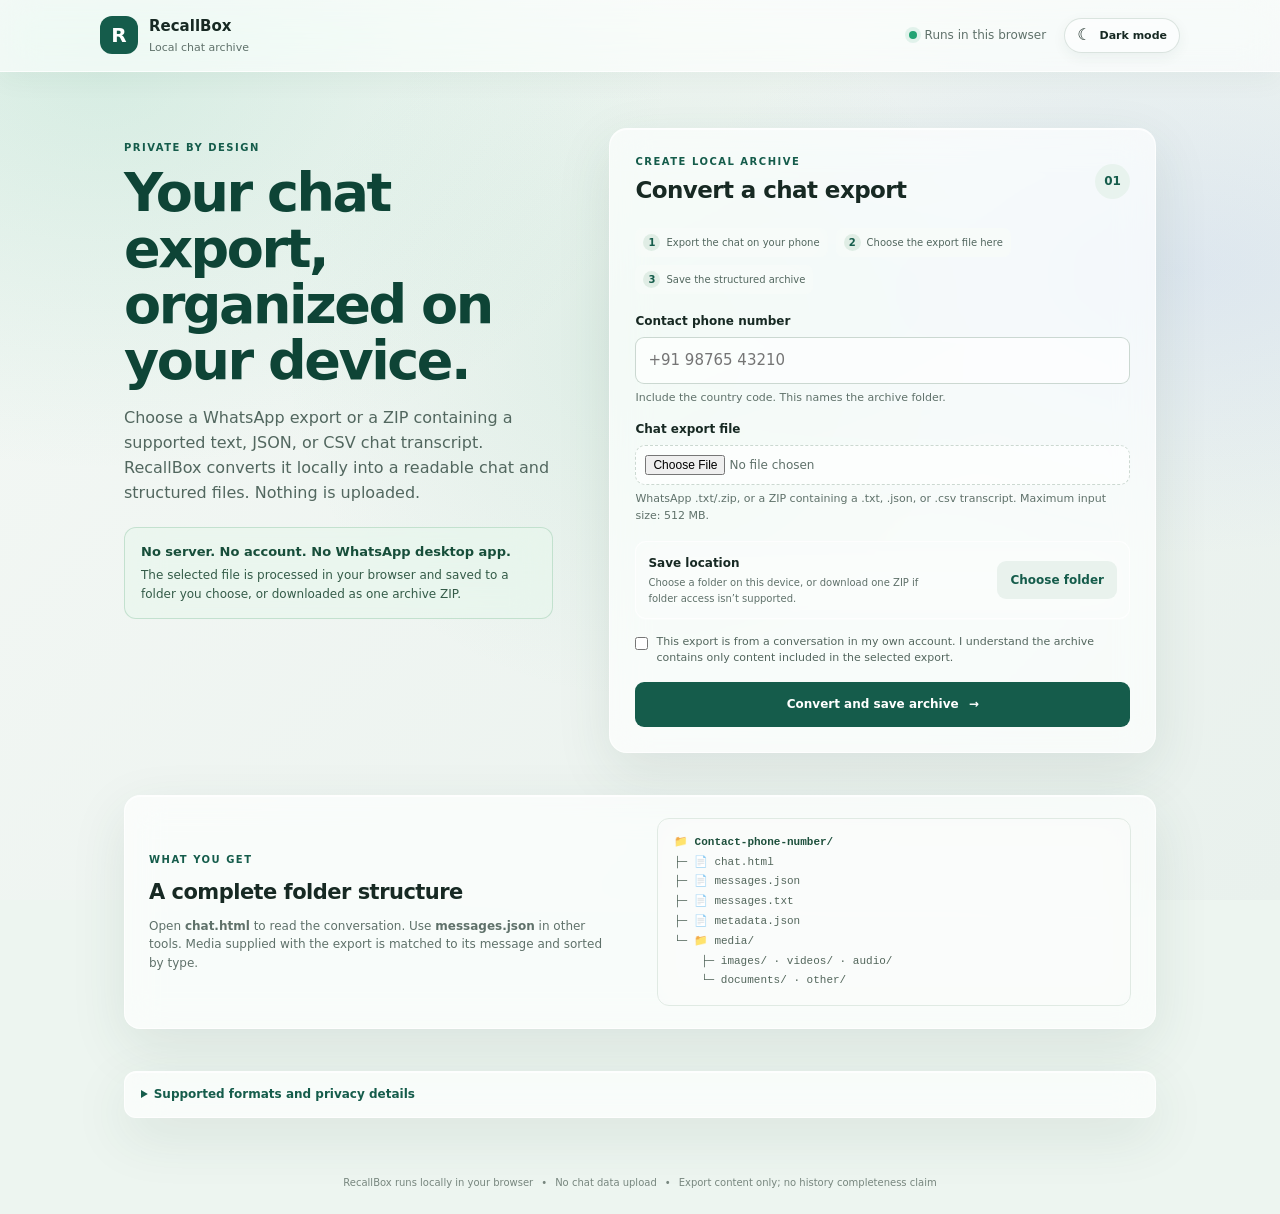
<file: index.html>
<!doctype html>
<html lang="en">
<head>
  <meta charset="utf-8">
  <meta name="viewport" content="width=device-width, initial-scale=1">
  <meta name="theme-color" content="#155c4b">
  <meta name="description" content="Convert WhatsApp chat exports into a structured archive on your device.">
  <title>RecallBox — Local Chat Export Converter</title>
  <script>try{const saved=localStorage.getItem('recallbox-theme');document.documentElement.dataset.theme=saved||(matchMedia('(prefers-color-scheme: dark)').matches?'dark':'light')}catch{document.documentElement.dataset.theme='light'}</script>
  <link rel="stylesheet" href="styles.css">
</head>
<body>
  <header class="topbar">
    <a class="brand" href="./" aria-label="RecallBox home"><span class="brand-mark">R</span><span><b>RecallBox</b><small>Local chat archive</small></span></a>
    <div class="header-actions"><div class="privacy-state"><span class="privacy-dot"></span>Runs in this browser</div><button id="themeToggle" class="theme-toggle" type="button" aria-label="Switch to dark mode" aria-pressed="false"><span class="theme-icon" aria-hidden="true">☾</span><span class="theme-label">Dark mode</span></button></div>
  </header>

  <main class="shell">
    <section class="intro">
      <p class="eyebrow">PRIVATE BY DESIGN</p>
      <h1>Your chat export,<br>organized on your device.</h1>
      <p class="lead">Choose a WhatsApp export or a ZIP containing a supported text, JSON, or CSV chat transcript. RecallBox converts it locally into a readable chat and structured files. Nothing is uploaded.</p>
      <div class="privacy-note"><b>No server. No account. No WhatsApp desktop app.</b><span>The selected file is processed in your browser and saved to a folder you choose, or downloaded as one archive ZIP.</span></div>
    </section>

    <section class="card converter-card" aria-labelledby="convertTitle">
      <div class="card-heading"><div><p class="eyebrow">CREATE LOCAL ARCHIVE</p><h2 id="convertTitle">Convert a chat export</h2></div><span class="step">01</span></div>

      <div class="steps" aria-label="How to prepare your export">
        <span><i>1</i> Export the chat on your phone</span>
        <span><i>2</i> Choose the export file here</span>
        <span><i>3</i> Save the structured archive</span>
      </div>

      <form id="convertForm">
        <label for="contact">Contact phone number</label>
        <input id="contact" name="contact" type="tel" autocomplete="tel" placeholder="+91 98765 43210" required>
        <p class="hint">Include the country code. This names the archive folder.</p>

        <label for="exportFile">Chat export file</label>
        <input id="exportFile" name="exportFile" type="file" accept=".txt,.zip,.json,.csv,text/plain,application/zip,application/json,text/csv" required>
        <p id="fileName" class="hint file-hint">WhatsApp .txt/.zip, or a ZIP containing a .txt, .json, or .csv transcript. Maximum input size: 512 MB.</p>

        <div class="destination-box">
          <div><b>Save location</b><span id="destinationHint">Choose a folder on this device, or download one ZIP if folder access isn’t supported.</span></div>
          <button id="chooseFolder" class="button secondary" type="button">Choose folder</button>
        </div>
        <p id="folderName" class="folder-name" hidden></p>

        <label class="confirm"><input id="ownChat" type="checkbox" required><span>This export is from a conversation in my own account. I understand the archive contains only content included in the selected export.</span></label>
        <button id="convertButton" class="button primary" type="submit">Convert and save archive <span aria-hidden="true">→</span></button>
      </form>

      <div id="progressPanel" class="progress-panel" hidden aria-live="polite">
        <div class="progress-copy"><b id="progressTitle">Preparing export…</b><span id="progressDetail"></span></div>
        <div class="progress-track"><span id="progressBar"></span></div>
      </div>
      <div id="errorPanel" class="error" role="alert" hidden></div>
      <div id="resultPanel" class="result-panel" hidden aria-live="polite">
        <div class="result-check">✓</div>
        <div><h3 id="resultTitle">Archive saved</h3><p id="resultLocation"></p><div class="result-files"><span>chat.html</span><span>messages.json</span><span>messages.txt</span><span>metadata.json</span><span>media folders</span></div></div>
      </div>
    </section>

    <section class="outputs" aria-labelledby="outputsTitle">
      <div><p class="eyebrow">WHAT YOU GET</p><h2 id="outputsTitle">A complete folder structure</h2><p>Open <b>chat.html</b> to read the conversation. Use <b>messages.json</b> in other tools. Media supplied with the export is matched to its message and sorted by type.</p></div>
      <div class="folder-preview" aria-label="Archive folder structure">
        <div class="tree-line root-line">📁 Contact-phone-number/</div>
        <div class="tree-line">├─ 📄 chat.html</div><div class="tree-line">├─ 📄 messages.json</div><div class="tree-line">├─ 📄 messages.txt</div><div class="tree-line">├─ 📄 metadata.json</div><div class="tree-line">└─ 📁 media/</div><div class="tree-line indent">├─ images/ · videos/ · audio/</div><div class="tree-line indent">└─ documents/ · other/</div>
      </div>
    </section>

    <details class="format-help">
      <summary>Supported formats and privacy details</summary>
      <div class="details-content">
        <p><b>WhatsApp:</b> Android/iPhone text exports and ZIP exports with media. A ZIP may contain a chat transcript and its attachments.</p>
        <p><b>Other chat exports:</b> UTF-8 text transcripts with timestamped lines, JSON arrays or objects with a <code>messages</code> list, and CSV files with timestamp/date, sender/author, and message/text columns. A ZIP must include one of these transcript formats. Unsupported files are rejected; arbitrary ZIP contents are not guessed.</p>
        <p><b>Local processing:</b> the parser and ZIP library are included with this site. Your selected file is never sent to a server. The browser asks before writing to a selected folder. If direct folder writing is unavailable, RecallBox downloads one ZIP containing the same folder structure.</p>
        <p><b>Limits:</b> exports can omit older messages or media. Ambiguous dates are kept as original text and not guessed. RecallBox reports omitted attachments and parsing warnings in <code>metadata.json</code>.</p>
      </div>
    </details>
  </main>

  <footer><span>RecallBox runs locally in your browser</span><span>•</span><span>No chat data upload</span><span>•</span><span>Export content only; no history completeness claim</span></footer>
  <script src="vendor/jszip.min.js"></script>
  <script src="converter.js"></script>
  <script src="app.js"></script>
</body>
</html>
</file>
<file: styles.css>
:root{color-scheme:light;--ink:#172923;--muted:#5f716a;--green:#155c4b;--green-dark:#0e4436;--mint:#e5f1eb;--line:#d9e5df;--paper:#fff;--bg:#f3f7f4;--gold:#fff3cf;--red:#9a3933}*{box-sizing:border-box}body{margin:0;background:var(--bg);color:var(--ink);font:15px/1.55 Inter,ui-sans-serif,system-ui,-apple-system,"Segoe UI",sans-serif}.topbar{height:72px;background:#fff;border-bottom:1px solid var(--line);display:flex;align-items:center;justify-content:space-between;padding:0 max(calc((100vw - 1080px)/2),24px)}.brand{display:flex;align-items:center;gap:11px;color:inherit;text-decoration:none}.brand-mark{display:grid;place-items:center;width:38px;height:38px;border-radius:12px;background:var(--green);color:#fff;font-size:20px;font-weight:800}.brand b,.brand small{display:block}.brand b{font-size:15px}.brand small{font-size:11px;color:var(--muted)}.privacy-state{display:flex;gap:8px;align-items:center;color:var(--muted);font-size:12px}.privacy-dot{width:8px;height:8px;border-radius:50%;background:#22a373;box-shadow:0 0 0 4px #22a3731b}.shell{width:min(1080px,100%);margin:0 auto;padding:56px 24px 40px;display:grid;grid-template-columns:minmax(0,.88fr) minmax(420px,1.12fr);gap:42px 56px;align-items:start}.intro{padding-top:12px}.eyebrow{margin:0 0 9px;color:var(--green);font-size:10px;font-weight:800;letter-spacing:.15em}.intro h1{margin:0 0 17px;color:var(--green-dark);font-size:clamp(38px,5vw,54px);line-height:1.04;letter-spacing:-.045em}.lead{margin:0 0 22px;max-width:440px;color:#52675f;font-size:16px}.privacy-note{display:grid;gap:4px;padding:14px 16px;border:1px solid #d6e7dc;border-radius:12px;background:#eaf4ed;color:#345b48;font-size:12px}.privacy-note b{color:#174e3a;font-size:13px}.card{background:var(--paper);border:1px solid var(--line);border-radius:18px;padding:25px;box-shadow:0 12px 38px #1b3b2c0a}.card-heading{display:flex;align-items:center;justify-content:space-between;gap:14px}.card-heading h2,.outputs h2{margin:0;font-size:23px;letter-spacing:-.025em}.card-heading .eyebrow{margin-bottom:3px}.step{display:grid;place-items:center;width:35px;height:35px;border-radius:50%;background:var(--mint);color:var(--green);font-size:12px;font-weight:800}.steps{display:flex;flex-wrap:wrap;gap:8px;margin:20px 0 18px}.steps span{display:flex;align-items:center;gap:6px;padding:6px 8px;border-radius:8px;background:#f4f8f5;color:#52675f;font-size:10px}.steps i{display:grid;place-items:center;width:17px;height:17px;border-radius:50%;background:#dcebe2;color:var(--green);font-size:10px;font-style:normal;font-weight:800}form{margin:0}label{display:block;margin:14px 0 6px;font-size:12px;font-weight:750}input[type=text],input[type=tel]{width:100%;min-width:0;border:1px solid #cad9d1;border-radius:9px;background:#fff;color:var(--ink);font:inherit;padding:11px 12px;outline:none}input:focus{border-color:var(--green);box-shadow:0 0 0 3px #155c4b19}input[type=file]{display:block;width:100%;border:1px dashed #b8cbc0;border-radius:10px;background:#f9fbf9;padding:9px;color:var(--muted);font:inherit;font-size:12px}.hint{margin:5px 0 10px;color:var(--muted);font-size:11px}.file-hint{margin-bottom:12px}.destination-box{display:flex;align-items:center;justify-content:space-between;gap:14px;margin-top:17px;padding:12px;border:1px solid var(--line);border-radius:11px;background:#fbfcfb}.destination-box b,.destination-box span{display:block}.destination-box b{font-size:12px}.destination-box span{margin-top:3px;color:var(--muted);font-size:10px;max-width:270px}.folder-name{margin:7px 0 0;color:var(--green);font-size:11px;font-weight:700}.button{border:0;border-radius:9px;padding:10px 13px;font:inherit;font-size:12px;font-weight:750;cursor:pointer;transition:background .15s,transform .15s}.button:hover{transform:translateY(-1px)}.button:disabled{opacity:.55;cursor:wait;transform:none}.secondary{flex:none;background:#e9f2ed;color:var(--green)}.primary{display:flex;width:100%;align-items:center;justify-content:center;gap:10px;margin-top:16px;background:var(--green);color:#fff;padding:13px}.primary:hover{background:var(--green-dark)}.confirm{display:flex;align-items:flex-start;gap:8px;margin-top:15px;color:#53665e;font-size:11px;font-weight:500;line-height:1.45}.confirm input{margin:3px 0 0;accent-color:var(--green)}.progress-panel{margin-top:16px;padding:13px;border-radius:10px;background:#f4f8f5}.progress-copy{display:flex;justify-content:space-between;gap:10px;font-size:11px}.progress-copy span{color:var(--muted);text-align:right}.progress-track{height:6px;margin-top:9px;border-radius:20px;background:#dfe9e3;overflow:hidden}.progress-track span{display:block;width:0;height:100%;border-radius:inherit;background:#27a474;transition:width .2s}.error{margin-top:13px;padding:11px 12px;border:1px solid #efd0ca;border-radius:9px;background:#fff0ed;color:var(--red);font-size:12px}.result-panel{display:flex;gap:12px;margin-top:15px;padding:13px;border:1px solid #cde3d5;border-radius:11px;background:#eff8f1}.result-check{display:grid;place-items:center;flex:none;width:24px;height:24px;border-radius:50%;background:#d2ecdc;color:#157247;font-weight:800}.result-panel h3{margin:0;color:#17603d;font-size:14px}.result-panel p{margin:3px 0 9px;color:#50655a;font-size:11px;overflow-wrap:anywhere}.result-files{display:flex;flex-wrap:wrap;gap:5px}.result-files span{padding:4px 7px;border-radius:6px;background:#fff;color:#4f6257;font-size:9px}.outputs{grid-column:1/-1;display:grid;grid-template-columns:1fr 1fr;align-items:center;gap:34px;padding:22px 24px;border:1px solid var(--line);border-radius:16px;background:#fff}.outputs h2{font-size:21px}.outputs p:last-child{max-width:470px;margin:8px 0 0;color:var(--muted);font-size:12px}.folder-preview{padding:14px 16px;border:1px solid #e0eae3;border-radius:12px;background:#f8faf8;color:#52665b;font:11px/1.8 ui-monospace,SFMono-Regular,Consolas,monospace}.tree-line{white-space:nowrap}.root-line{color:#1d503c;font-weight:700}.indent{padding-left:27px}.format-help{grid-column:1/-1;border:1px solid var(--line);border-radius:12px;background:#fff}.format-help summary{padding:13px 16px;color:#395d4b;font-size:12px;font-weight:700;cursor:pointer}.details-content{padding:0 16px 12px;color:var(--muted);font-size:11px}.details-content p{margin:9px 0}.details-content b{color:var(--ink)}.details-content code{padding:2px 4px;border-radius:4px;background:#f0f5f1;color:#315c48}footer{display:flex;flex-wrap:wrap;justify-content:center;gap:8px;padding:17px 18px 24px;color:#78877f;font-size:10px;text-align:center}[hidden]{display:none!important}@media(max-width:820px){.shell{grid-template-columns:1fr;gap:25px;padding:36px 18px 28px}.intro{padding:0}.intro h1{font-size:42px}.lead{max-width:650px}.outputs{grid-column:auto;grid-template-columns:1fr;gap:18px}.format-help{grid-column:auto}.card{padding:21px}}@media(max-width:520px){.topbar{height:62px;padding:0 16px}.shell{padding:28px 14px 24px}.intro h1{font-size:37px}.card{padding:17px}.card-heading h2{font-size:20px}.steps{display:grid;grid-template-columns:1fr}.destination-box{align-items:flex-start;flex-direction:column}.destination-box span{max-width:none}.destination-box button{width:100%}.outputs{padding:18px 16px}.folder-preview{overflow-x:auto;font-size:10px}footer{font-size:9px}}

/* Theme-aware glass surfaces */
:root{--bg:#edf5f0;--paper:rgba(255,255,255,.68);--line:rgba(255,255,255,.72);--ink:#172923;--muted:#5f716a;--green:#155c4b;--green-dark:#0e4436;--mint:rgba(229,241,235,.78);color-scheme:light}
html{min-height:100%;background:#edf5f0;transition:background-color .25s,color .25s}
body{min-height:100vh;background:radial-gradient(ellipse at 8% 8%,rgba(92,190,150,.19),transparent 34%),radial-gradient(ellipse at 92% 30%,rgba(139,164,232,.16),transparent 32%),linear-gradient(135deg,#f4f8f5,#e9f1ed);background-attachment:fixed}
.topbar,.card,.outputs,.format-help,.privacy-note,.destination-box,.steps span,.progress-panel,.folder-preview{backdrop-filter:blur(18px) saturate(145%);-webkit-backdrop-filter:blur(18px) saturate(145%)}
.topbar{position:sticky;top:0;z-index:5;background:rgba(255,255,255,.62);border-color:rgba(255,255,255,.75);box-shadow:0 8px 28px rgba(24,65,45,.045)}
.header-actions{display:flex;align-items:center;gap:18px}.theme-toggle{display:inline-flex;align-items:center;gap:8px;border:1px solid rgba(103,136,118,.22);border-radius:999px;background:rgba(255,255,255,.52);color:var(--ink);padding:8px 12px;font:inherit;font-size:11px;font-weight:700;cursor:pointer;box-shadow:0 4px 14px rgba(24,65,45,.06);transition:transform .18s,background .2s,border-color .2s}.theme-toggle:hover{transform:translateY(-1px);background:rgba(255,255,255,.82)}.theme-toggle:focus-visible{outline:3px solid rgba(35,151,105,.38);outline-offset:2px}.theme-icon{font-size:16px;line-height:1}
.card,.outputs,.format-help{background:var(--paper);border-color:var(--line);box-shadow:0 18px 55px rgba(38,78,58,.1),inset 0 1px rgba(255,255,255,.75)}
.privacy-note{background:rgba(232,246,237,.65);border-color:rgba(171,211,188,.62)}.steps span{background:rgba(246,250,247,.65)}.steps i{background:rgba(220,235,226,.85)}input[type=text],input[type=tel],input[type=file]{background:rgba(255,255,255,.62);border-color:rgba(151,176,161,.48)}.destination-box,.progress-panel{background:rgba(248,251,249,.52)}.folder-preview{background:rgba(248,250,248,.58)}.format-help summary{color:var(--green)}
:root[data-theme="dark"]{color-scheme:dark;--bg:#0b1315;--paper:rgba(20,31,33,.68);--line:rgba(177,207,195,.14);--ink:#e7f0ec;--muted:#a0b2ab;--green:#66d2a4;--green-dark:#9ce4c2;--mint:rgba(37,62,53,.82)}
html[data-theme="dark"]{background:#0b1315}
:root[data-theme="dark"] body{background:radial-gradient(ellipse at 10% 10%,rgba(26,131,92,.2),transparent 36%),radial-gradient(ellipse at 88% 32%,rgba(74,83,154,.2),transparent 34%),linear-gradient(135deg,#0b1315,#111c20);background-attachment:fixed}
:root[data-theme="dark"] .topbar{background:rgba(14,23,25,.7);border-color:rgba(177,207,195,.12);box-shadow:0 8px 30px rgba(0,0,0,.18)}
:root[data-theme="dark"] .theme-toggle{background:rgba(34,49,49,.65);border-color:rgba(177,207,195,.18);color:#e7f0ec}:root[data-theme="dark"] .theme-toggle:hover{background:rgba(46,66,64,.82)}
:root[data-theme="dark"] .brand-mark{background:#28775b}:root[data-theme="dark"] .privacy-dot{background:#51d69a;box-shadow:0 0 0 4px #51d69a24}
:root[data-theme="dark"] .intro h1{color:#d9f6e7}:root[data-theme="dark"] .eyebrow,:root[data-theme="dark"] .folder-name{color:#75d9ac}:root[data-theme="dark"] .lead{color:#b3c3bc}
:root[data-theme="dark"] .card,:root[data-theme="dark"] .outputs,:root[data-theme="dark"] .format-help{box-shadow:0 22px 60px rgba(0,0,0,.25),inset 0 1px rgba(221,248,235,.08)}
:root[data-theme="dark"] .privacy-note{background:rgba(33,60,48,.62);border-color:rgba(114,184,143,.22);color:#b8d7c4}:root[data-theme="dark"] .privacy-note b{color:#a5e6c1}
:root[data-theme="dark"] .steps span{background:rgba(37,51,51,.64);color:#b2c2bc}:root[data-theme="dark"] .steps i{background:rgba(57,85,70,.85);color:#a9ebc7}:root[data-theme="dark"] .step{background:rgba(44,74,61,.8);color:#92e2b8}
:root[data-theme="dark"] input[type=text],:root[data-theme="dark"] input[type=tel],:root[data-theme="dark"] input[type=file]{background:rgba(10,19,21,.56);border-color:rgba(165,198,182,.23);color:#e7f0ec}:root[data-theme="dark"] input::placeholder{color:#82958d}:root[data-theme="dark"] input:focus{border-color:#63c99c;box-shadow:0 0 0 3px #58c89428}:root[data-theme="dark"] input[type=file]{border-color:rgba(165,198,182,.3)}
:root[data-theme="dark"] .destination-box,:root[data-theme="dark"] .progress-panel,:root[data-theme="dark"] .folder-preview{background:rgba(13,23,24,.47);border-color:rgba(177,207,195,.14)}:root[data-theme="dark"] .secondary{background:rgba(55,92,73,.75);color:#b7efce}:root[data-theme="dark"] .confirm{color:#aabbb4}
:root[data-theme="dark"] .progress-track{background:rgba(118,149,131,.28)}:root[data-theme="dark"] .error{background:rgba(104,39,38,.35);border-color:rgba(222,123,112,.28);color:#ffaaa0}:root[data-theme="dark"] .result-panel{background:rgba(29,76,52,.34);border-color:rgba(94,191,131,.26)}:root[data-theme="dark"] .result-check{background:rgba(61,130,88,.52);color:#9ce7b8}:root[data-theme="dark"] .result-panel h3{color:#a8e9bd}:root[data-theme="dark"] .result-panel p{color:#b5c9bd}:root[data-theme="dark"] .result-files span{background:rgba(229,246,235,.1);color:#c6d9ce}
:root[data-theme="dark"] .folder-preview{color:#bdcdc4}:root[data-theme="dark"] .root-line{color:#a8e8c2}:root[data-theme="dark"] .format-help summary{color:#c6edda}:root[data-theme="dark"] .details-content b{color:#e5f0e9}:root[data-theme="dark"] .details-content code{background:rgba(112,162,130,.2);color:#bde8cd}:root[data-theme="dark"] footer{color:#899b93}
@media(max-width:520px){.header-actions{gap:9px}.privacy-state{font-size:0;gap:0}.privacy-dot{width:9px;height:9px}.theme-toggle{padding:8px 10px}}
@media(prefers-reduced-motion:reduce){*,*::before,*::after{scroll-behavior:auto!important;transition:none!important}}
.card,.outputs,.format-help{position:relative;transform-style:preserve-3d;transition:transform .22s ease,box-shadow .22s ease}
.card::after,.outputs::after,.format-help::after{content:"";position:absolute;inset:0;border-radius:inherit;pointer-events:none;opacity:0;background:radial-gradient(360px circle at var(--pointer-x,50%) var(--pointer-y,50%),rgba(255,255,255,.34),transparent 74%);transition:opacity .2s ease}
.pointer-active{transform:perspective(900px) rotateX(var(--tilt-x,0deg)) rotateY(var(--tilt-y,0deg)) scale(1.012);box-shadow:0 24px 64px rgba(38,78,58,.16),inset 0 1px rgba(255,255,255,.78)}
.pointer-active::after{opacity:1}
:root[data-theme="dark"] .card::after,:root[data-theme="dark"] .outputs::after,:root[data-theme="dark"] .format-help::after{background:radial-gradient(360px circle at var(--pointer-x,50%) var(--pointer-y,50%),rgba(146,227,187,.12),transparent 74%)}
:root[data-theme="dark"] .pointer-active{box-shadow:0 27px 70px rgba(0,0,0,.34),inset 0 1px rgba(221,248,235,.1)}
@media(hover:none),(prefers-reduced-motion:reduce){.card,.outputs,.format-help{transform:none!important}.card::after,.outputs::after,.format-help::after{display:none}}
body{background-image:radial-gradient(460px circle at var(--cursor-x,50vw) var(--cursor-y,38vh),rgba(82,178,134,.11),transparent 78%),radial-gradient(ellipse at 8% 8%,rgba(92,190,150,.19),transparent 34%),radial-gradient(ellipse at 92% 30%,rgba(139,164,232,.16),transparent 32%),linear-gradient(135deg,#f4f8f5,#e9f1ed)}
:root[data-theme="dark"] body{background-image:radial-gradient(520px circle at var(--cursor-x,50vw) var(--cursor-y,38vh),rgba(83,199,145,.11),transparent 78%),radial-gradient(ellipse at 10% 10%,rgba(26,131,92,.2),transparent 36%),radial-gradient(ellipse at 88% 32%,rgba(74,83,154,.2),transparent 34%),linear-gradient(135deg,#0b1315,#111c20)}
.intro,.privacy-note,.steps span,.folder-preview{position:relative;transform-style:preserve-3d;transition:transform .2s ease,box-shadow .2s ease}
.intro.pointer-active,.privacy-note.pointer-active,.steps span.pointer-active,.folder-preview.pointer-active{transform:perspective(900px) rotateX(var(--tilt-x,0deg)) rotateY(var(--tilt-y,0deg)) scale(1.012)}
.privacy-note.pointer-active,.folder-preview.pointer-active{box-shadow:0 12px 32px rgba(34,75,53,.12)}
.button,.theme-toggle,.format-help summary,.result-files span{transition:transform .16s ease,background-color .18s ease,border-color .18s ease}
.button:hover,.theme-toggle:hover,.format-help summary:hover,.result-files span:hover{transform:translateY(-2px) scale(1.025)}
:root[data-theme="dark"] .privacy-note.pointer-active,:root[data-theme="dark"] .folder-preview.pointer-active{box-shadow:0 14px 38px rgba(0,0,0,.24)}
@media(hover:none),(prefers-reduced-motion:reduce){.intro,.privacy-note,.steps span,.folder-preview,.button,.theme-toggle,.result-files span{transform:none!important}body{background-image:radial-gradient(ellipse at 8% 8%,rgba(92,190,150,.19),transparent 34%),radial-gradient(ellipse at 92% 30%,rgba(139,164,232,.16),transparent 32%),linear-gradient(135deg,#f4f8f5,#e9f1ed)}:root[data-theme="dark"] body{background-image:radial-gradient(ellipse at 10% 10%,rgba(26,131,92,.2),transparent 36%),radial-gradient(ellipse at 88% 32%,rgba(74,83,154,.2),transparent 34%),linear-gradient(135deg,#0b1315,#111c20)}}
.click-ripple{position:fixed;z-index:9999;width:3px;height:3px;margin:-1.5px 0 0 -1.5px;background:#ff3b30;pointer-events:none;image-rendering:pixelated;box-shadow:-3px -9px 0 #ff3b30,0 -9px 0 #ff3b30,3px -9px 0 #4387ff,6px -6px 0 #4387ff,9px -3px 0 #4387ff,9px 0 0 #4387ff,9px 3px 0 #4387ff,6px 6px 0 #34c759,3px 9px 0 #34c759,0 9px 0 #34c759,-3px 9px 0 #ffcc00,-6px 6px 0 #ffcc00,-9px 3px 0 #ffcc00,-9px 0 0 #34c759,-9px -3px 0 #34c759,-6px -6px 0 #ff3b30;animation:pixel-ripple-out .58s steps(7,end) both}
:root[data-theme="dark"] .click-ripple{background:#ff5f57;box-shadow:-3px -9px 0 #ff5f57,0 -9px 0 #ff5f57,3px -9px 0 #5794ff,6px -6px 0 #5794ff,9px -3px 0 #5794ff,9px 0 0 #5794ff,9px 3px 0 #5794ff,6px 6px 0 #4cdb70,3px 9px 0 #4cdb70,0 9px 0 #4cdb70,-3px 9px 0 #ffd633,-6px 6px 0 #ffd633,-9px 3px 0 #ffd633,-9px 0 0 #4cdb70,-9px -3px 0 #4cdb70,-6px -6px 0 #ff5f57}
@keyframes pixel-ripple-out{0%{opacity:1;transform:scale(.55)}55%{opacity:.8}100%{opacity:0;transform:scale(2.4)}}
@media(prefers-reduced-motion:reduce){.click-ripple{animation-duration:.2s}}
</file>
